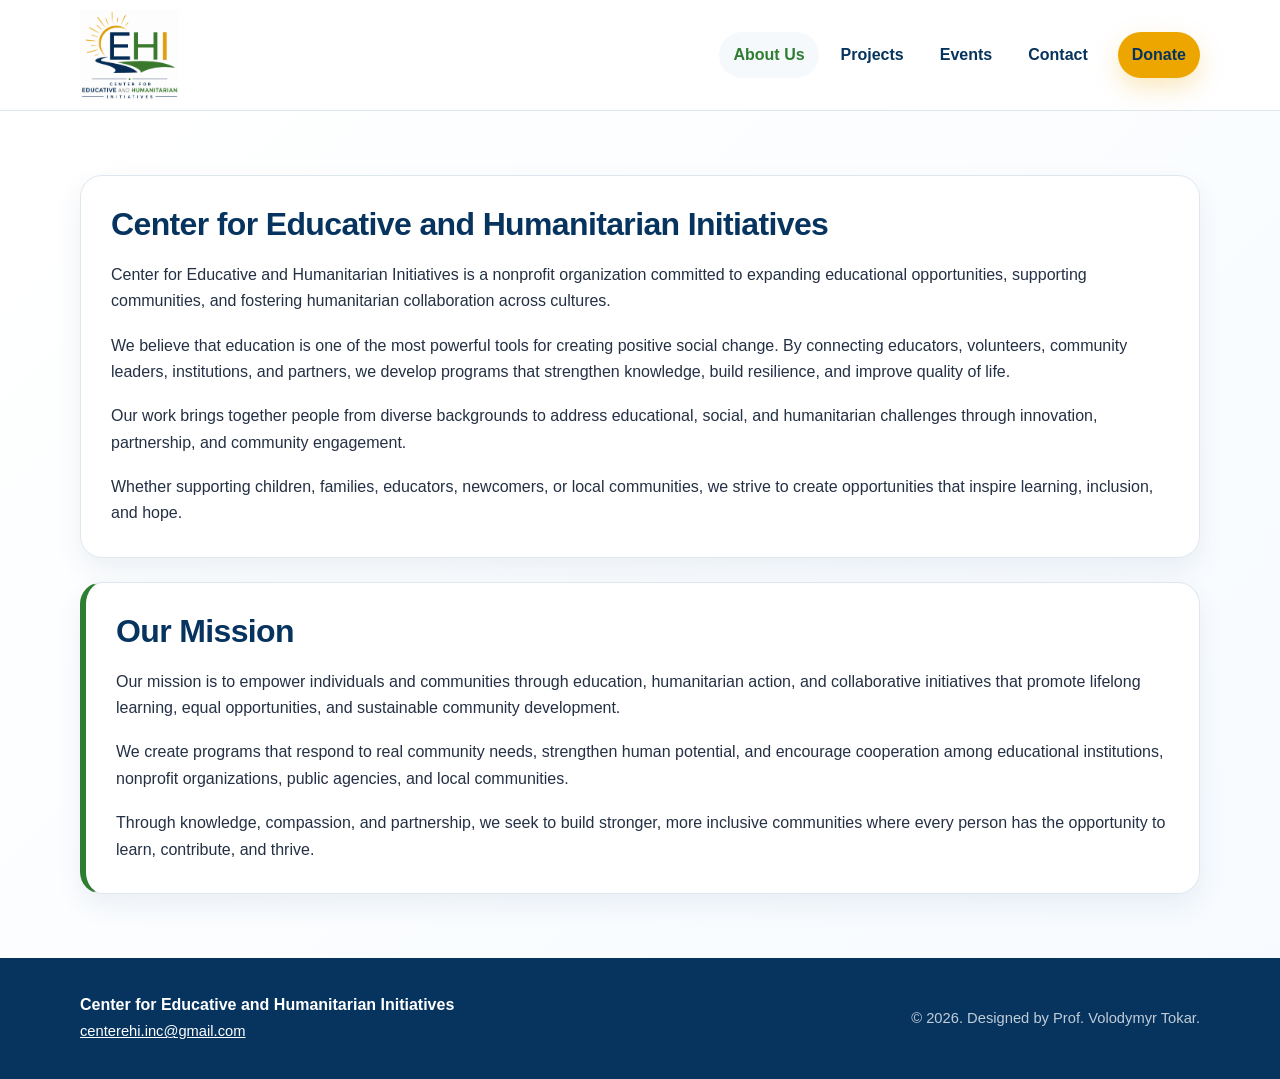
<file: index.html>
<!doctype html>
<html lang="en">
<head>
  <meta charset="utf-8">
  <meta name="viewport" content="width=device-width, initial-scale=1">
  <meta name="description" content="Center for Educative and Humanitarian Initiatives: education, humanitarian action, cultural exchange, and community partnership.">
  <title>About Us | Center for Educative and Humanitarian Initiatives</title>
  <link rel="stylesheet" href="style.css">
</head>
<body>
<header class="site-header">
  <div class="container header-inner">
    <a class="brand" href="index.html" aria-label="Center for Educative and Humanitarian Initiatives home">
      <img src="assets/cehi-logo.png" alt="Center for Educative and Humanitarian Initiatives logo">
    </a>
    <button class="nav-toggle" type="button" aria-label="Open navigation" aria-expanded="false">☰</button>
    <nav class="site-nav" aria-label="Main navigation">
      <a href="index.html" class="active">About Us</a>
      <a href="projects.html">Projects</a>
      <a href="events.html">Events</a>
      <a href="contact.html">Contact</a>
      <a href="#" class="donate-button" data-placeholder="donate">Donate</a>
    </nav>
  </div>
</header>
<main>
  <section class="section">
    <div class="container content-layout">
      <article class="content-card">
        <h2>Center for Educative and Humanitarian Initiatives</h2>
        <p>Center for Educative and Humanitarian Initiatives is a nonprofit organization committed to expanding educational opportunities, supporting communities, and fostering humanitarian collaboration across cultures.</p>
        <p>We believe that education is one of the most powerful tools for creating positive social change. By connecting educators, volunteers, community leaders, institutions, and partners, we develop programs that strengthen knowledge, build resilience, and improve quality of life.</p>
        <p>Our work brings together people from diverse backgrounds to address educational, social, and humanitarian challenges through innovation, partnership, and community engagement.</p>
        <p>Whether supporting children, families, educators, newcomers, or local communities, we strive to create opportunities that inspire learning, inclusion, and hope.</p>
      </article>
      <article class="content-card highlight">
        <h2>Our Mission</h2>
        <p>Our mission is to empower individuals and communities through education, humanitarian action, and collaborative initiatives that promote lifelong learning, equal opportunities, and sustainable community development.</p>
        <p>We create programs that respond to real community needs, strengthen human potential, and encourage cooperation among educational institutions, nonprofit organizations, public agencies, and local communities.</p>
        <p>Through knowledge, compassion, and partnership, we seek to build stronger, more inclusive communities where every person has the opportunity to learn, contribute, and thrive.</p>
      </article>
    </div>
  </section>
</main>
<footer class="footer">
  <div class="container footer-inner">
    <div>
      <strong>Center for Educative and Humanitarian Initiatives</strong><br>
      <a class="small" href="mailto:centerehi.inc@gmail.com">centerehi.inc@gmail.com</a>
    </div>
    <div class="small">© 2026. Designed by Prof. Volodymyr Tokar.</div>
  </div>
</footer>
<script src="script.js"></script>
</body>
</html>
</file>
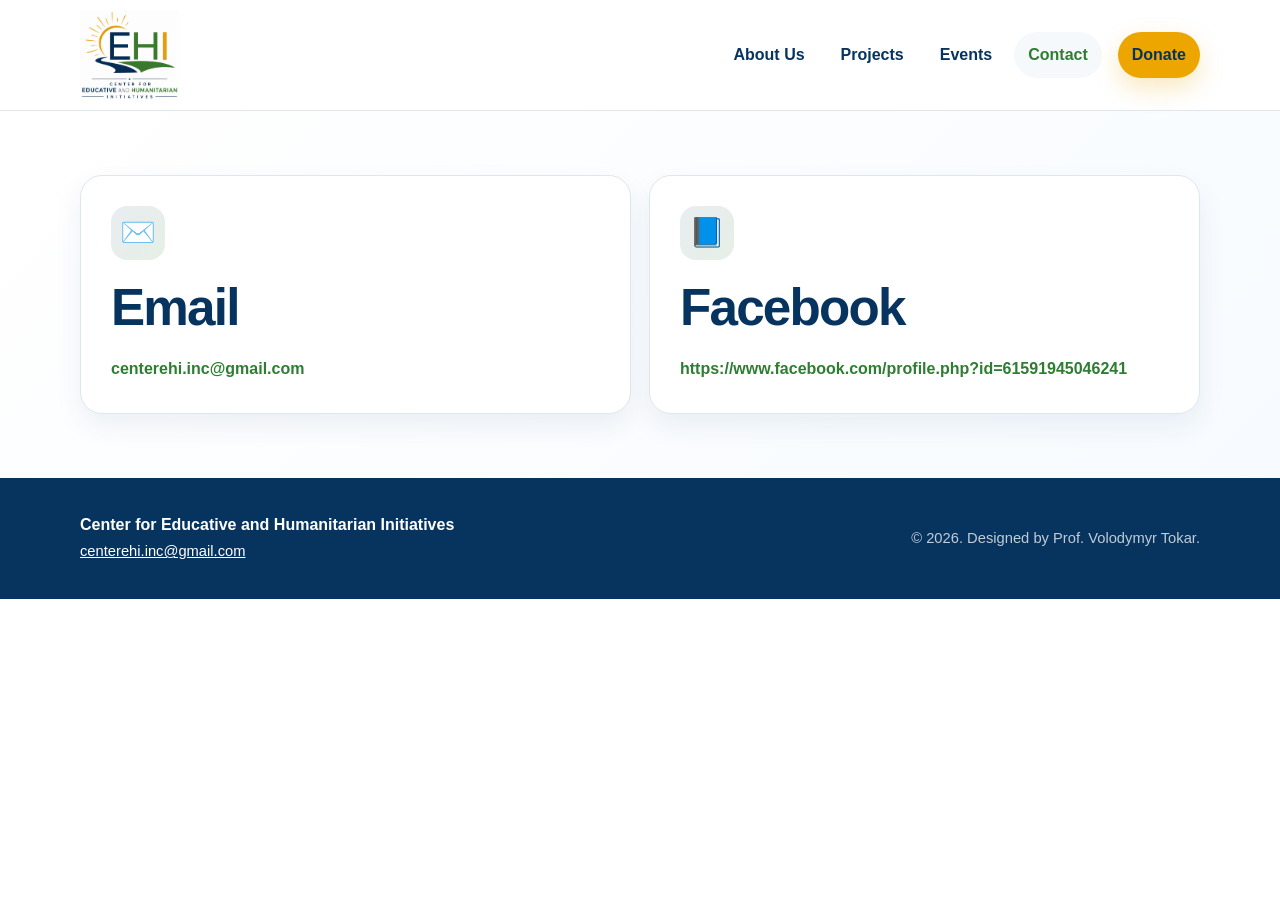
<file: contact.html>
<!doctype html>
<html lang="en">
<head>
  <meta charset="utf-8">
  <meta name="viewport" content="width=device-width, initial-scale=1">
  <meta name="description" content="Contact the Center for Educative and Humanitarian Initiatives.">
  <title>Contact | Center for Educative and Humanitarian Initiatives</title>
  <link rel="stylesheet" href="style.css">
</head>
<body>
<header class="site-header">
  <div class="container header-inner">
    <a class="brand" href="index.html" aria-label="Center for Educative and Humanitarian Initiatives home">
      <img src="assets/cehi-logo.png" alt="Center for Educative and Humanitarian Initiatives logo">
    </a>
    <button class="nav-toggle" type="button" aria-label="Open navigation" aria-expanded="false">☰</button>
    <nav class="site-nav" aria-label="Main navigation">
      <a href="index.html">About Us</a>
      <a href="projects.html">Projects</a>
      <a href="events.html">Events</a>
      <a href="contact.html" class="active">Contact</a>
      <a href="#" class="donate-button" data-placeholder="donate">Donate</a>
    </nav>
  </div>
</header>
<main>
  <section class="section"><div class="container contact-box">
    <article class="content-card">
      <div class="icon">✉️</div>
      <h1>Email</h1>
      <p><a class="info-link" href="mailto:centerehi.inc@gmail.com">centerehi.inc@gmail.com</a></p>
    </article>
    <article class="content-card">
      <div class="icon">📘</div>
      <h1>Facebook</h1>
      <p>
  <a class="info-link"
     href="https://www.facebook.com/profile.php?id=61591945046241"
     target="_blank"
     rel="noopener noreferrer">
    https://www.facebook.com/profile.php?id=61591945046241
  </a>
</p>
    </article>
  </div></section>
</main>
<footer class="footer">
  <div class="container footer-inner">
    <div>
      <strong>Center for Educative and Humanitarian Initiatives</strong><br>
      <a class="small" href="mailto:centerehi.inc@gmail.com">centerehi.inc@gmail.com</a>
    </div>
    <div class="small">© 2026. Designed by Prof. Volodymyr Tokar.</div>
  </div>
</footer>
<script src="script.js"></script>
</body>
</html>
</file>
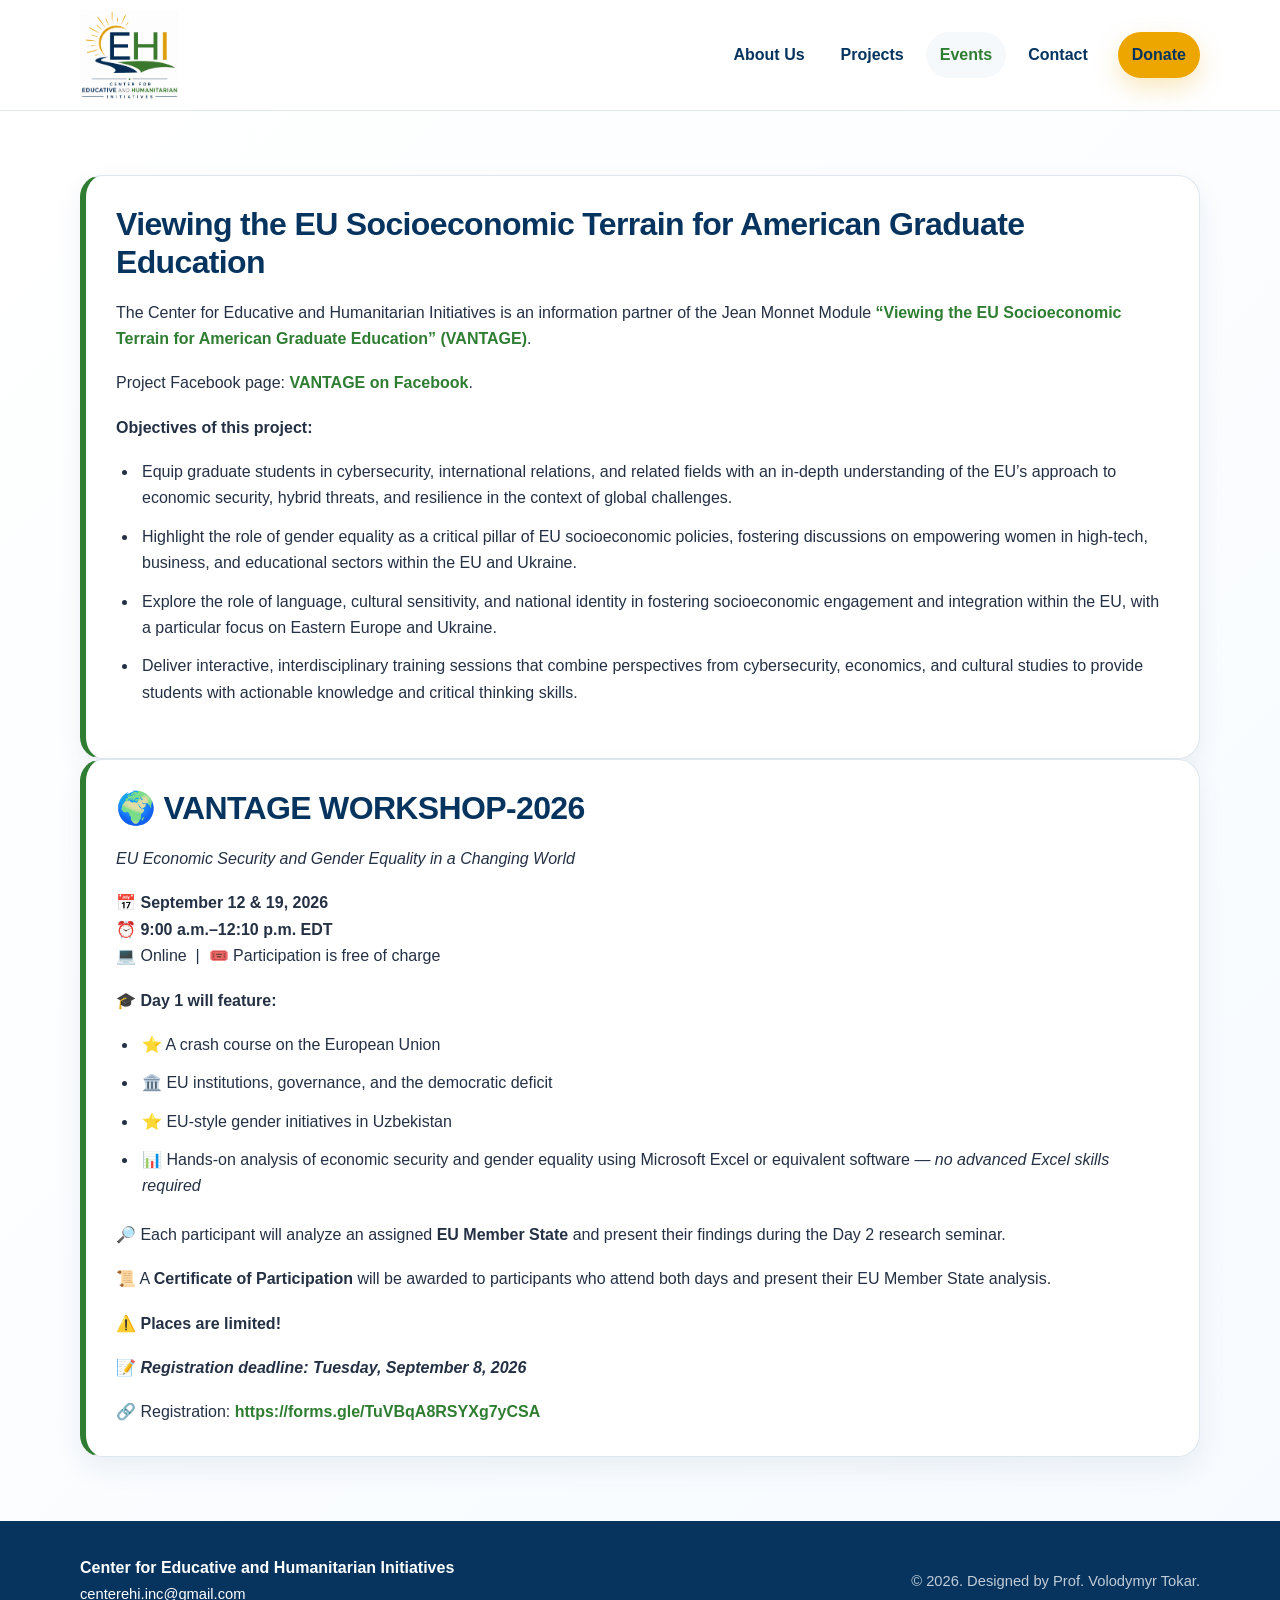
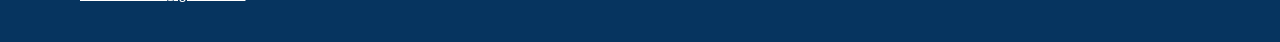
<file: events.html>
<!doctype html>
<html lang="en">
<head>
  <meta charset="utf-8">
  <meta name="viewport" content="width=device-width, initial-scale=1">
  <meta name="description" content="Events and information partnerships of the Center for Educative and Humanitarian Initiatives.">
  <title>Events | Center for Educative and Humanitarian Initiatives</title>
  <link rel="stylesheet" href="style.css">
</head>
<body>
<header class="site-header">
  <div class="container header-inner">
    <a class="brand" href="index.html" aria-label="Center for Educative and Humanitarian Initiatives home">
      <img src="assets/cehi-logo.png" alt="Center for Educative and Humanitarian Initiatives logo">
    </a>
    <button class="nav-toggle" type="button" aria-label="Open navigation" aria-expanded="false">☰</button>
    <nav class="site-nav" aria-label="Main navigation">
      <a href="index.html">About Us</a>
      <a href="projects.html">Projects</a>
      <a href="events.html" class="active">Events</a>
      <a href="contact.html">Contact</a>
      <a href="#" class="donate-button" data-placeholder="donate">Donate</a>
    </nav>
  </div>
</header>
<main>
  <section class="section"><div class="container">
    <article class="content-card highlight">
      <h2>Viewing the EU Socioeconomic Terrain for American Graduate Education</h2>
      <p>The Center for Educative and Humanitarian Initiatives is an information partner of the Jean Monnet Module <a class="info-link" href="https://tokar1980.github.io/Vantage01/index.html" target="_blank" rel="noopener">“Viewing the EU Socioeconomic Terrain for American Graduate Education” (VANTAGE)</a>.</p>
      <p>Project Facebook page: <a class="info-link" href="https://www.facebook.com/profile.php?id=61563170097810" target="_blank" rel="noopener">VANTAGE on Facebook</a>.</p>
      <p><strong>Objectives of this project:</strong></p>
      <ul class="objectives">
        <li>Equip graduate students in cybersecurity, international relations, and related fields with an in-depth understanding of the EU’s approach to economic security, hybrid threats, and resilience in the context of global challenges.</li>
        <li>Highlight the role of gender equality as a critical pillar of EU socioeconomic policies, fostering discussions on empowering women in high-tech, business, and educational sectors within the EU and Ukraine.</li>
        <li>Explore the role of language, cultural sensitivity, and national identity in fostering socioeconomic engagement and integration within the EU, with a particular focus on Eastern Europe and Ukraine.</li>
        <li>Deliver interactive, interdisciplinary training sessions that combine perspectives from cybersecurity, economics, and cultural studies to provide students with actionable knowledge and critical thinking skills.</li>
      </ul>
      </article>
    <article class="content-card highlight">
  <h2>🌍 VANTAGE WORKSHOP-2026</h2>

  <p>
    <em>EU Economic Security and Gender Equality in a Changing World</em>
  </p>

  <p>
    📅 <strong>September 12 &amp; 19, 2026</strong><br>
    ⏰ <strong>9:00 a.m.–12:10 p.m. EDT</strong><br>
    💻 Online &nbsp;|&nbsp; 🎟️ Participation is free of charge
  </p>

  <p><strong>🎓 Day 1 will feature:</strong></p>

  <ul class="objectives">
    <li>⭐ A crash course on the European Union</li>
    <li>🏛️ EU institutions, governance, and the democratic deficit</li>
    <li>⭐ EU-style gender initiatives in Uzbekistan</li>
    <li>📊 Hands-on analysis of economic security and gender equality using Microsoft Excel or equivalent software — <em>no advanced Excel skills required</em></li>
  </ul>

  <p>
    🔎 Each participant will analyze an assigned <strong>EU Member State</strong> and present their findings during the Day 2 research seminar.
  </p>

  <p>
    📜 A <strong>Certificate of Participation</strong> will be awarded to participants who attend both days and present their EU Member State analysis.
  </p>

  <p>
    ⚠️ <strong>Places are limited!</strong>
  </p>

  <p>
    📝 <strong><em>Registration deadline: Tuesday, September 8, 2026</em></strong>
  </p>

  <p>
    🔗 Registration:
    <a class="info-link"
       href="https://forms.gle/TuVBqA8RSYXg7yCSA"
       target="_blank"
       rel="noopener">
      https://forms.gle/TuVBqA8RSYXg7yCSA
    </a>
  </p>
</article>
  </div></section>
</main>
<footer class="footer">
  <div class="container footer-inner">
    <div>
      <strong>Center for Educative and Humanitarian Initiatives</strong><br>
      <a class="small" href="mailto:centerehi.inc@gmail.com">centerehi.inc@gmail.com</a>
    </div>
    <div class="small">© 2026. Designed by Prof. Volodymyr Tokar.</div>
  </div>
</footer>
<script src="script.js"></script>
</body>
</html>
</file>
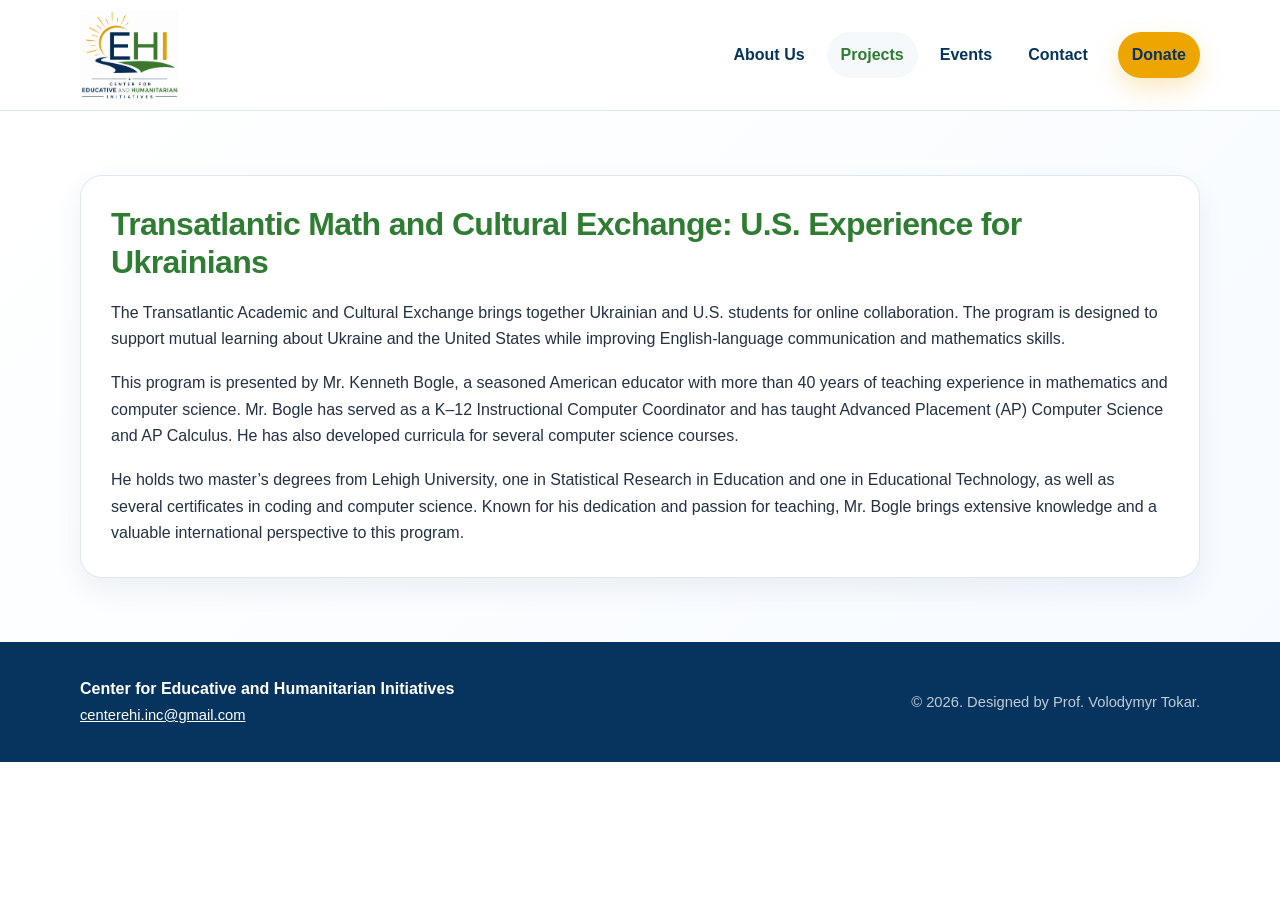
<file: projects.html>
<!doctype html>
<html lang="en">
<head>
  <meta charset="utf-8">
  <meta name="viewport" content="width=device-width, initial-scale=1">
  <meta name="description" content="Projects of the Center for Educative and Humanitarian Initiatives.">
  <title>Projects | Center for Educative and Humanitarian Initiatives</title>
  <link rel="stylesheet" href="style.css">
</head>
<body>
<header class="site-header">
  <div class="container header-inner">
    <a class="brand" href="index.html" aria-label="Center for Educative and Humanitarian Initiatives home">
      <img src="assets/cehi-logo.png" alt="Center for Educative and Humanitarian Initiatives logo">
    </a>
    <button class="nav-toggle" type="button" aria-label="Open navigation" aria-expanded="false">☰</button>
    <nav class="site-nav" aria-label="Main navigation">
      <a href="index.html">About Us</a>
      <a href="projects.html" class="active">Projects</a>
      <a href="events.html">Events</a>
      <a href="contact.html">Contact</a>
      <a href="#" class="donate-button" data-placeholder="donate">Donate</a>
    </nav>
  </div>
</header>
<main>
  <section class="section"><div class="container">
    <article class="content-card">
      <h2 class="project-title">Transatlantic Math and Cultural Exchange: U.S. Experience for Ukrainians</h2>
      <p>The Transatlantic Academic and Cultural Exchange brings together Ukrainian and U.S. students for online collaboration. The program is designed to support mutual learning about Ukraine and the United States while improving English-language communication and mathematics skills.</p>
      <p>This program is presented by Mr. Kenneth Bogle, a seasoned American educator with more than 40 years of teaching experience in mathematics and computer science. Mr. Bogle has served as a K–12 Instructional Computer Coordinator and has taught Advanced Placement (AP) Computer Science and AP Calculus. He has also developed curricula for several computer science courses.</p>
      <p>He holds two master’s degrees from Lehigh University, one in Statistical Research in Education and one in Educational Technology, as well as several certificates in coding and computer science. Known for his dedication and passion for teaching, Mr. Bogle brings extensive knowledge and a valuable international perspective to this program.</p>
    </article>
  </div></section>
</main>
<footer class="footer">
  <div class="container footer-inner">
    <div>
      <strong>Center for Educative and Humanitarian Initiatives</strong><br>
      <a class="small" href="mailto:centerehi.inc@gmail.com">centerehi.inc@gmail.com</a>
    </div>
    <div class="small">© 2026. Designed by Prof. Volodymyr Tokar.</div>
  </div>
</footer>
<script src="script.js"></script>
</body>
</html>
</file>
<file: style.css>
:root {
  --blue: #06345f;
  --green: #2f7d32;
  --orange: #eda600;
  --white: #ffffff;
  --soft: #f6f9fb;
  --text: #243044;
  --muted: #667085;
  --border: #dfe7ee;
  --shadow: 0 20px 50px rgba(6, 52, 95, 0.12);
  --radius: 22px;
}

* { box-sizing: border-box; }
html { scroll-behavior: smooth; }
body {
  margin: 0;
  font-family: Arial, Helvetica, sans-serif;
  color: var(--text);
  background: var(--white);
  line-height: 1.65;
}

a { color: inherit; text-decoration: none; }
a:hover { color: var(--green); }

.container { width: min(1120px, calc(100% - 36px)); margin: 0 auto; }
.site-header { position: sticky; top: 0; z-index: 1000; background: rgba(255,255,255,0.96); backdrop-filter: blur(12px); border-bottom: 1px solid var(--border); }
.header-inner { min-height: 110px; display: flex; align-items: center; justify-content: space-between; gap: 24px; }
.brand { flex: 1 1 auto; min-width: 180px; display: flex; align-items: center; }
.brand img { width: min(100%, 420px); height: 90px; object-fit: contain; object-position: left center; display: block; }
.nav-toggle { display: none; border: 0; background: var(--blue); color: var(--white); border-radius: 12px; padding: 10px 12px; font-size: 1.1rem; cursor: pointer; }
.site-nav { display: flex; align-items: center; gap: 8px; }
.site-nav a { padding: 10px 14px; border-radius: 999px; font-weight: 700; color: var(--blue); }
.site-nav a.active, .site-nav a:hover { background: var(--soft); color: var(--green); }
.donate-button { margin-left: 8px; background: var(--orange) !important; color: var(--blue) !important; box-shadow: 0 10px 24px rgba(237,166,0,0.25); }

main { background: linear-gradient(135deg, #ffffff 0%, #f7fbff 100%); }
.section { padding: 64px 0; }
.content-layout { display: grid; grid-template-columns: 1fr; gap: 24px; }
.content-card { background: var(--white); border: 1px solid var(--border); border-radius: var(--radius); padding: 30px; box-shadow: 0 12px 28px rgba(6,52,95,0.07); }
.highlight { border-left: 6px solid var(--green); }
h1, h2, h3 { line-height: 1.18; margin: 0 0 18px; color: var(--blue); }
h1 { font-size: clamp(2.2rem, 4vw, 3.4rem); letter-spacing: -0.035em; }
h2 { font-size: clamp(1.7rem, 2.5vw, 2.4rem); letter-spacing: -0.02em; }
h3 { font-size: 1.25rem; }
p { margin: 0 0 18px; }
p:last-child { margin-bottom: 0; }
.lead { font-size: 1.15rem; color: var(--muted); max-width: 760px; }
.project-title { color: var(--green); }
.objectives { display: grid; gap: 12px; margin: 16px 0 22px; padding-left: 22px; }
.objectives li { padding-left: 4px; }
.contact-box { display: grid; grid-template-columns: 1fr 1fr; gap: 18px; }
.info-link { color: var(--green); font-weight: 800; word-break: break-word; }
.icon { width: 54px; height: 54px; border-radius: 16px; display: grid; place-items: center; margin-bottom: 18px; background: linear-gradient(135deg, rgba(6,52,95,0.09), rgba(47,125,50,0.12)); font-size: 1.8rem; }
.footer { padding: 34px 0; background: var(--blue); color: var(--white); }
.footer-inner { display: flex; justify-content: space-between; gap: 20px; flex-wrap: wrap; align-items: center; }
.footer a { color: var(--white); text-decoration: underline; }
.small { color: rgba(255,255,255,0.75); font-size: 0.92rem; }

@media (max-width: 920px) { .contact-box { grid-template-columns: 1fr; } }
@media (max-width: 760px) {
  .header-inner { min-height: 86px; }
  .brand img { width: min(100%, 260px); height: 70px; }
  .nav-toggle { display: block; }
  .site-nav { position: absolute; left: 18px; right: 18px; top: 82px; display: none; flex-direction: column; align-items: stretch; background: var(--white); border: 1px solid var(--border); border-radius: 18px; padding: 12px; box-shadow: var(--shadow); }
  .site-nav.open { display: flex; }
  .site-nav a { text-align: center; }
  .donate-button { margin-left: 0; }
  .section { padding: 44px 0; }
}
</file>
